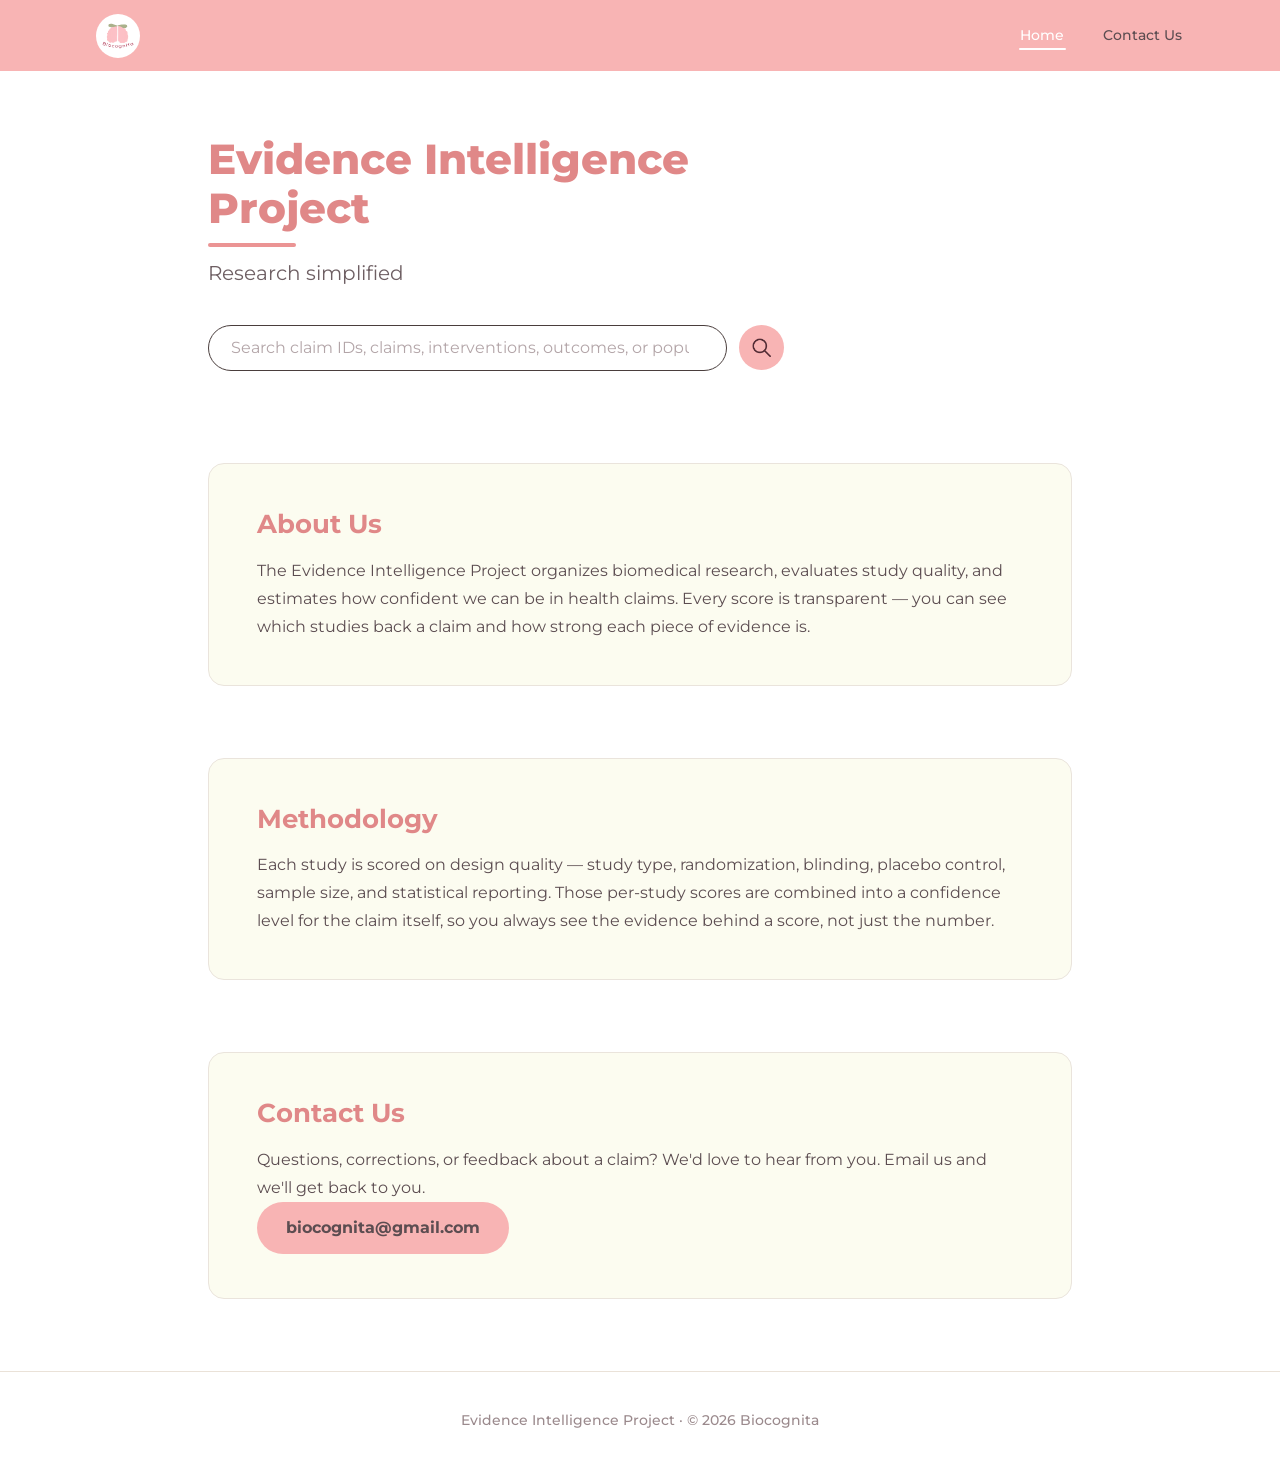
<file: website/index.html>
<!DOCTYPE html>
<html>
    <head>
        <meta charset="utf-8">
        <meta name="viewport" content="width=device-width">
        <title>Evidence Intelligence Project</title>
        <link rel="preconnect" href="https://fonts.googleapis.com">
        <link rel="preconnect" href="https://fonts.gstatic.com" crossorigin>
        <link href="https://fonts.googleapis.com/css2?family=Montserrat:wght@400;500;600;700;800&display=swap" rel="stylesheet">
        <link rel="icon" type="image/png" sizes="32x32" href="favicon-32.png">
        <link rel="icon" type="image/png" sizes="16x16" href="favicon-16.png">
        <link rel="apple-touch-icon" sizes="180x180" href="favicon-180.png">
        <link href="style.css?v=33" rel="stylesheet" type="text/css"/>
    </head>
    <body>
        <nav class="navbar">
            <div class="nav-inner">
                <div class="logo">
                    <a href="index.html"><img src="assets/images/biocognitalogo.png" alt="biocognita logo" class="logopic"></a>
                </div>
                <div class="nav-links">
                    <a href="index.html" class="active">Home</a>
                    <a href="contactpage.html">Contact Us</a>
                </div>
            </div>
        </nav>

        <main class="home-main">
            <div class="home-inner">
                <h1 class="home-title">Evidence Intelligence<br>Project</h1>
                <p class="home-subtitle">Research simplified</p>

                <div class="searcharea">
                    <div class="searchbar-row">
                        <input
                            id="claim-input"
                            type="search"
                            placeholder="Search claim IDs, claims, interventions, outcomes, or populations..."
                            class="searchbarbar"
                        >
                        <button id="search-button" type="button">
                            <img
                                src="assets/images/searchicon.png"
                                alt="searchbutton"
                                class="searchbutton"
                            >
                        </button>
                    </div>
                </div>
            </div>
        </main>

        <section class="about-section" id="about">
            <div class="about-inner">
                <div class="about-card reveal">
                    <h2>About Us</h2>
                    <p>
                        The Evidence Intelligence Project organizes biomedical research,
                        evaluates study quality, and estimates how confident we can be in
                        health claims. Every score is transparent — you can see which
                        studies back a claim and how strong each piece of evidence is.
                    </p>
                </div>
            </div>
        </section>

        <section class="about-section methodology-section" id="methodology">
            <div class="about-inner">
                <div class="about-card reveal">
                    <h2>Methodology</h2>
                    <p>
                        Each study is scored on design quality — study type, randomization,
                        blinding, placebo control, sample size, and statistical reporting.
                        Those per-study scores are combined into a confidence level for the
                        claim itself, so you always see the evidence behind a score, not
                        just the number.
                    </p>
                </div>
            </div>
        </section>

        <section class="about-section methodology-section" id="contact">
            <div class="about-inner">
                <div class="about-card reveal contact-card">
                    <h2>Contact Us</h2>
                    <p>
                        Questions, corrections, or feedback about a claim? We'd love to
                        hear from you. Email us and we'll get back to you.
                    </p>
                    <p class="contact-email">
                        <a class="contact-mailto" href="mailto:biocognita@gmail.com">
                            biocognita@gmail.com
                        </a>
                    </p>
                </div>
            </div>
        </section>

        <footer class="site-footer reveal">
            <p>Evidence Intelligence Project · © 2026 Biocognita</p>
        </footer>

        <script src="api_config.js"></script>
        <script src="cache_utils.js?v=29"></script>
        <script src="scripts.js?v=29"></script>
    </body>
</html>
</file>
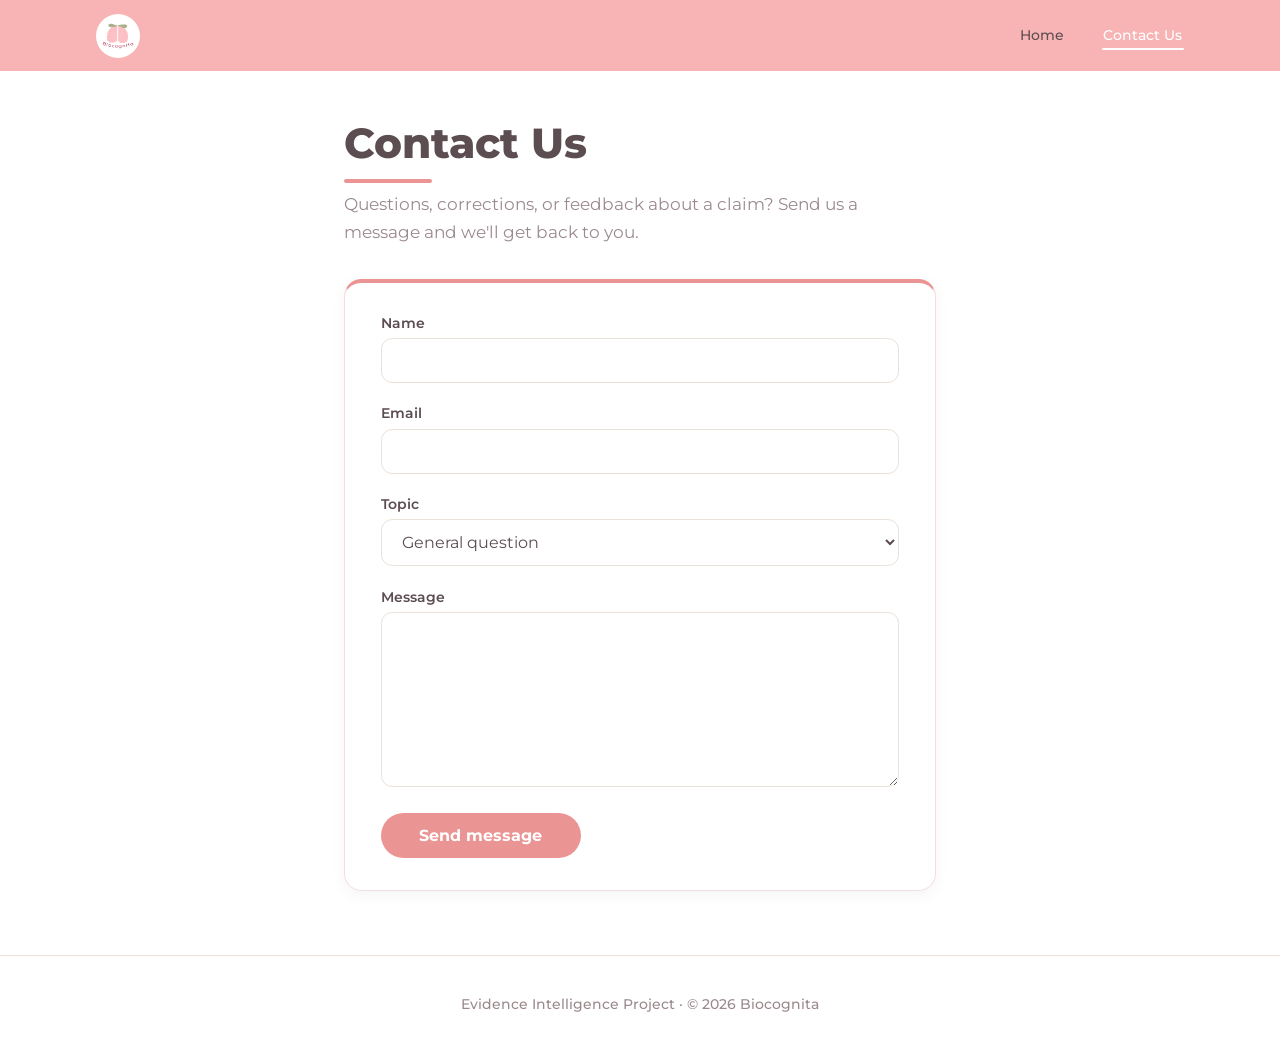
<file: website/contactpage.html>
<!DOCTYPE html>
<html>
    <head>
        <meta charset="utf-8">
        <meta name="viewport" content="width=device-width">
        <title>Contact Us - Evidence Intelligence</title>
        <link rel="preconnect" href="https://fonts.googleapis.com">
        <link rel="preconnect" href="https://fonts.gstatic.com" crossorigin>
        <link href="https://fonts.googleapis.com/css2?family=Montserrat:wght@400;500;600;700;800&display=swap" rel="stylesheet">
        <link rel="icon" type="image/png" sizes="32x32" href="favicon-32.png">
        <link rel="icon" type="image/png" sizes="16x16" href="favicon-16.png">
        <link rel="apple-touch-icon" sizes="180x180" href="favicon-180.png">
        <link href="style.css?v=33" rel="stylesheet" type="text/css"/>
    </head>
    <body class="bodynorm">
        <nav class="navbar">
            <div class="nav-inner">
                <div class="logo">
                    <a href="index.html"><img src="assets/images/biocognitalogo.png" alt="biocognita logo" class="logopic"></a>
                </div>
                <div class="nav-links">
                    <a href="index.html">Home</a>
                    <a href="contactpage.html" class="active">Contact Us</a>
                </div>
            </div>
        </nav>

        <main class="contact-main">
            <div class="contact-inner">
                <h1 class="contact-title">Contact Us</h1>
                <p class="contact-subtitle">
                    Questions, corrections, or feedback about a claim? Send us a
                    message and we'll get back to you.
                </p>

                <div class="contact-form-card">
                    <form id="contact-form" novalidate>
                        <!-- Honeypot: real visitors never see or fill this. -->
                        <div class="form-row form-honeypot" aria-hidden="true">
                            <label for="contact-website">Website</label>
                            <input id="contact-website" name="website" type="text" tabindex="-1" autocomplete="off">
                        </div>

                        <div class="form-row">
                            <label for="contact-name">Name</label>
                            <input id="contact-name" name="name" type="text" maxlength="100" required autocomplete="name">
                        </div>

                        <div class="form-row">
                            <label for="contact-email">Email</label>
                            <input id="contact-email" name="email" type="email" maxlength="200" required autocomplete="email">
                        </div>

                        <div class="form-row">
                            <label for="contact-topic">Topic</label>
                            <select id="contact-topic" name="topic">
                                <option>General question</option>
                                <option>Claim correction</option>
                                <option>Study suggestion</option>
                                <option>Feedback</option>
                                <option>Other</option>
                            </select>
                        </div>

                        <div class="form-row">
                            <label for="contact-message">Message</label>
                            <textarea id="contact-message" name="message" rows="6" maxlength="5000" required></textarea>
                        </div>

                        <p class="form-status" id="form-status" hidden></p>

                        <button type="submit" class="contact-submit" id="contact-submit">Send message</button>
                    </form>
                </div>
            </div>
        </main>

        <footer class="site-footer reveal">
            <p>Evidence Intelligence Project · © 2026 Biocognita</p>
        </footer>

        <script src="api_config.js"></script>
        <script src="cache_utils.js?v=29"></script>
        <script>
            // ----- Contact form -----
            // Submits to the Flask backend, which emails the message to
            // biocognita@gmail.com. Shows a friendly success/error bar.
            (function () {
                const form = document.getElementById("contact-form");
                const status = document.getElementById("form-status");
                const button = document.getElementById("contact-submit");
                if (!form || !status || !window.fetch) {
                    return;
                }

                function show(message, isError) {
                    status.textContent = message;
                    status.hidden = false;
                    status.classList.toggle("is-error", !!isError);
                    status.classList.toggle("is-success", !isError);
                }

                form.addEventListener("submit", async (event) => {
                    event.preventDefault();

                    const name = document.getElementById("contact-name").value.trim();
                    const email = document.getElementById("contact-email").value.trim();
                    const topic = document.getElementById("contact-topic").value;
                    const message = document.getElementById("contact-message").value.trim();
                    const website = document.getElementById("contact-website").value;

                    if (!name || !email || !message) {
                        show("Please fill in your name, email address and message.", true);
                        return;
                    }
                    if (!/^[^@\s]+@[^@\s]+\.[^@\s]+$/.test(email)) {
                        show("Please enter a valid email address.", true);
                        return;
                    }

                    button.disabled = true;
                    button.textContent = "Sending…";
                    try {
                        const res = await fetch(`${API_BASE}/contact`, {
                            method: "POST",
                            headers: { "Content-Type": "application/json" },
                            body: JSON.stringify({ name, email, topic, message, website })
                        });
                        const payload = await res.json().catch(() => ({}));
                        if (res.ok && payload.ok) {
                            form.reset();
                            show("Thanks — your message is on its way.", false);
                        } else {
                            show(payload.error || "Something went wrong — please try again.", true);
                        }
                    } catch (err) {
                        show("Couldn't reach the server — please try again.", true);
                    } finally {
                        button.disabled = false;
                        button.textContent = "Send message";
                    }
                });
            })();
        </script>
    </body>
</html>
</file>
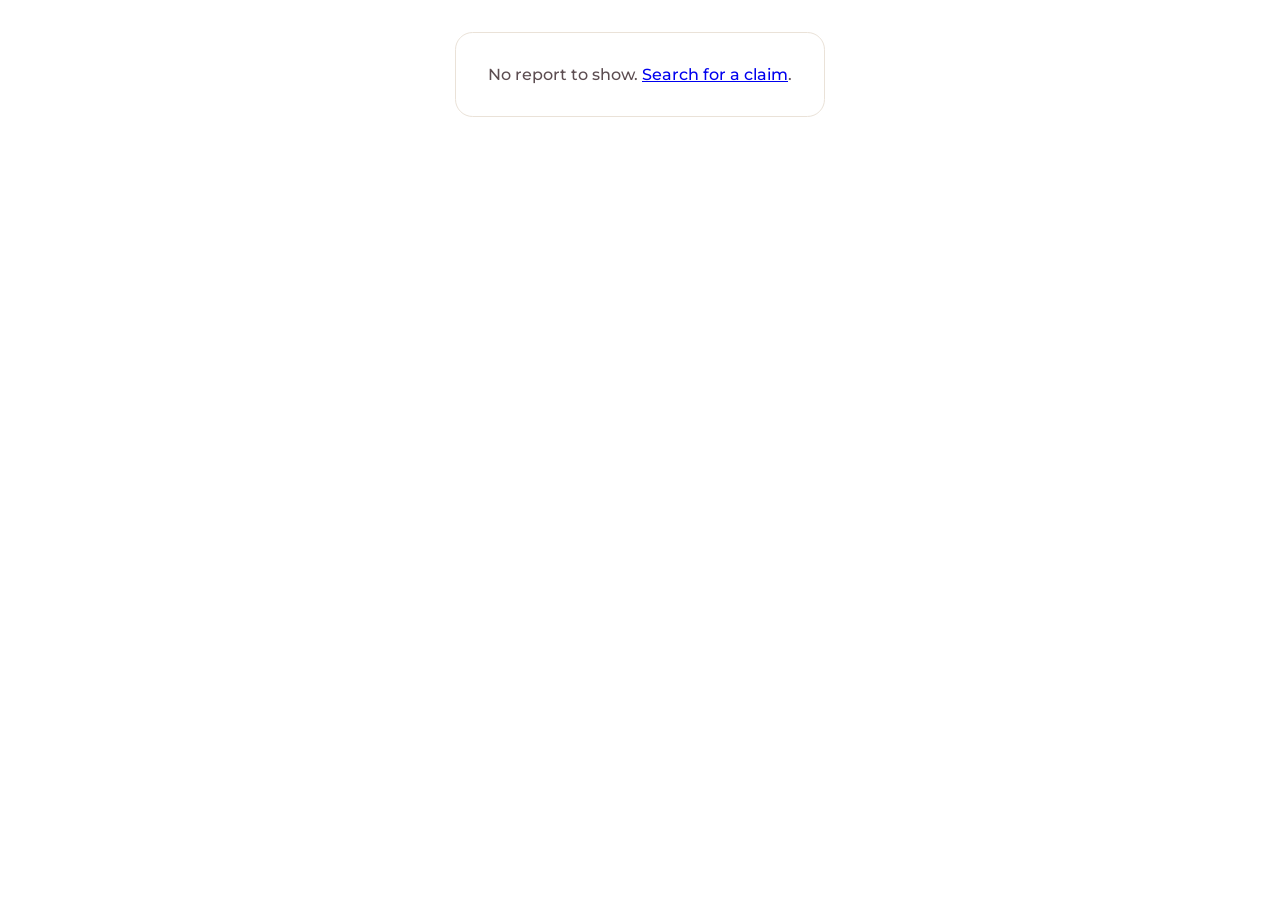
<file: website/reportpage.html>
<!DOCTYPE html>
<html>
    <head>
        <meta charset="utf-8">
        <meta name="viewport" content="width=device-width">
        <title>Report</title>
        <link rel="preconnect" href="https://fonts.googleapis.com">
        <link rel="preconnect" href="https://fonts.gstatic.com" crossorigin>
        <link href="https://fonts.googleapis.com/css2?family=Montserrat:wght@400;500;600;700;800&display=swap" rel="stylesheet">
        <link rel="icon" type="image/png" sizes="32x32" href="favicon-32.png">
        <link rel="icon" type="image/png" sizes="16x16" href="favicon-16.png">
        <link rel="apple-touch-icon" sizes="180x180" href="favicon-180.png">
        <link href="style.css?v=33" rel="stylesheet" type="text/css"/>
    </head>

    <body class="bodynorm">

        <nav class="navbar">
            <div class="nav-inner">
                <div class="logo">
                    <a href="index.html"><img src="assets/images/biocognitalogo.png" alt="biocognita logo" class="logopic"></a>
                </div>
                <div class="nav-links">
                    <a href="index.html" class="active">Home</a>
                    <a href="contactpage.html">Contact Us</a>
                </div>
            </div>
        </nav>

        <main class="report-main">

            <!-- Skeleton screen: mirrors the report layout while loading -->
            <div id="report-skeleton" aria-hidden="true">
                <div class="sk sk-title"></div>

                <div class="sk sk-section"></div>

                <div class="sk-grid">
                    <div class="sk-card">
                        <div class="sk sk-line"></div>
                        <div class="sk sk-line-value"></div>
                    </div>
                    <div class="sk-card">
                        <div class="sk sk-line"></div>
                        <div class="sk sk-line-value"></div>
                    </div>
                    <div class="sk-card">
                        <div class="sk sk-line"></div>
                        <div class="sk sk-line-value"></div>
                    </div>
                    <div class="sk-card">
                        <div class="sk sk-line"></div>
                        <div class="sk sk-line-value"></div>
                    </div>
                    <div class="sk-card sk-card-full">
                        <div class="sk sk-line"></div>
                        <div class="sk sk-line-value wide"></div>
                    </div>
                </div>

                <div class="sk sk-section"></div>

                <div class="sk-studies">
                    <div class="sk-study">
                        <div class="sk-study-header">
                            <div class="sk sk-study-id"></div>
                            <div class="sk sk-study-badge"></div>
                        </div>
                        <div class="sk sk-study-summary"></div>
                        <div class="sk sk-study-summary short"></div>
                    </div>
                    <div class="sk-study">
                        <div class="sk-study-header">
                            <div class="sk sk-study-id"></div>
                            <div class="sk sk-study-badge"></div>
                        </div>
                        <div class="sk sk-study-summary"></div>
                        <div class="sk sk-study-summary short"></div>
                    </div>
                    <div class="sk-study">
                        <div class="sk-study-header">
                            <div class="sk sk-study-id"></div>
                            <div class="sk sk-study-badge"></div>
                        </div>
                        <div class="sk sk-study-summary"></div>
                        <div class="sk sk-study-summary short"></div>
                    </div>
                </div>
            </div>

            <h1 id="claim" hidden></h1>

            <h2 class="report-section-title" hidden>Overview</h2>

            <div class="report-grid" hidden>
                <section class="report-card">
                    <h3>Evidence Strength</h3>
                    <p id="strength"></p>
                </section>

                <section class="report-card">
                    <h3>Our Confidence Levels</h3>
                    <p id="score"></p>
                </section>

                <section class="report-card">
                    <h3>Population</h3>
                    <p id="population"></p>
                </section>

                <section class="report-card">
                    <h3>Intervention</h3>
                    <p id="intervention"></p>
                </section>

                <section class="report-card report-card-full">
                    <h3>Supporting Studies</h3>
                    <p id="studies"></p>
                </section>
            </div>

            <h2 class="report-section-title" hidden>Information On Individual Studies</h2>
            <div id="breakdown" hidden></div>
        </main>

        <footer class="site-footer reveal">
            <p>Evidence Intelligence Project · © 2026 Biocognita</p>
        </footer>

        <script src="api_config.js"></script>
        <script src="cache_utils.js?v=29"></script>
        <script>
            const CACHE_PREFIX = "evint_report";
            let query = "";

            function reportCacheKey(claimId) {
                return cacheKey(CACHE_PREFIX, claimId);
            }

            // Swap the skeleton screen for the real report once data
            // arrives (from cache or the server). Instead of a hard cut,
            // the skeleton flips to an overlay and fades away while the
            // report rises in beneath it — a soft cross-fade.
            function showReport() {
                const skeleton = document.getElementById("report-skeleton");

                // Reveal the real content with the rise-in animation.
                // (It's unhidden before the skeleton fades, so the page
                // keeps its height — no collapse, no jump.)
                const reveal = (el) => {
                    el.hidden = false;
                    el.classList.add("report-reveal");
                };
                reveal(document.getElementById("claim"));
                document.querySelectorAll(".report-section-title").forEach(reveal);
                document.querySelectorAll(".report-card").forEach(reveal);
                document.getElementById("breakdown").hidden = false;

                if (skeleton) {
                    // Fade the skeleton out on top of the arriving content.
                    skeleton.classList.add("sk-leaving");
                    const finish = () => skeleton.remove();
                    skeleton.addEventListener("transitionend", finish, { once: true });
                    // Safety net: if the transition never fires (e.g.
                    // reduced-motion users get an instant swap), remove it.
                    setTimeout(finish, 600);
                }
            }

            // Fill every section of the report page. `fromCache` only
            // controls whether the data came from localStorage — users never
            // need to see that, so the score looks identical either way.
            function renderReport(report, fromCache) {
                showReport();
                const claimEl = document.getElementById("claim");
                const populationEl = document.getElementById("population");
                const interventionEl = document.getElementById("intervention");

                // Claim heading in Title Case (owner's preference), with the
                // search query still highlighted (safe: highlightText builds
                // text nodes + <mark>, never HTML).
                claimEl.textContent = "";
                claimEl.appendChild(highlightText(toTitleCase(report.claim || ""), query));
                populationEl.textContent = "";
                populationEl.appendChild(highlightText(report.population || "", query));
                interventionEl.textContent = "";
                interventionEl.appendChild(highlightText(report.intervention || "", query));

                document.getElementById("score").textContent =
                    report.confidence_score + "/100";

                document.getElementById("strength").textContent =
                    report.evidence_strength;

                document.getElementById("studies").textContent =
                    (report.supporting_studies || []).join(", ");

                const breakdownContainer = document.getElementById("breakdown");
                breakdownContainer.innerHTML = "";

                if (report.study_breakdown && report.study_breakdown.length > 0) {
                    report.study_breakdown.forEach((study, index) => {
                        // One white, brown-bordered card per study
                        const studyCard = document.createElement("div");
                        studyCard.className = "study-card report-reveal";
                        // Stagger the study cards in after the overview grid
                        studyCard.style.animationDelay = `${120 + index * 70}ms`;

                        const header = document.createElement("div");
                        header.className = "study-card-header";

                        const idHeading = document.createElement("h3");
                        idHeading.className = "studyID";
                        idHeading.textContent = study.study_id;

                        const scoreBadge = document.createElement("span");
                        scoreBadge.className = "study-score";
                        scoreBadge.textContent = `Quality ${study.quality_score}/100`;

                        header.appendChild(idHeading);
                        header.appendChild(scoreBadge);

                        const summary = document.createElement("p");
                        summary.className = "study-summary";
                        summary.textContent = study.summary || "Study details not available";

                        studyCard.appendChild(header);
                        studyCard.appendChild(summary);

                        breakdownContainer.appendChild(studyCard);
                    });
                } else {
                    const none = document.createElement("p");
                    none.className = "report-empty report-reveal";
                    none.textContent = "No study breakdown available.";
                    breakdownContainer.appendChild(none);
                }
            }

            async function loadReport() {

                const params = new URLSearchParams(window.location.search);
                const claimId = params.get("claim");
                query = (params.get("q") || "").trim();

                let report;

                if (claimId) {
                    const normalized = claimId.trim().toUpperCase();

                    // Cache hit: render instantly, skip the network round-trip
                    if (!params.get("fresh")) {
                        const cached = readCache(reportCacheKey(normalized));
                        if (cached) {
                            renderReport(cached, true);
                            return;
                        }
                    }

                    // Direct link, e.g. reportpage.html?claim=C0001
                    let response;
                    try {
                        // Always talk to the Flask backend (see api_config.js).
                        // This also works when the page is opened directly as a
                        // file or via a static preview — not just through the
                        // Flask server itself.
                        response = await fetch(`${API_BASE}/claim/${normalized}`);
                    } catch (err) {
                        document.body.innerHTML =
                            "<p>Couldn't reach the Evidence Intelligence server. " +
                            "Make sure the server is running.</p>";
                        return;
                    }

                    if (!response.ok) {
                        if (response.status === 503) {
                            // Server is up but couldn't load the Google Sheets data
                            document.body.innerHTML =
                                "<p>Database temporarily unavailable. " +
                                "Please try again later.</p>";
                        } else {
                            document.body.innerHTML =
                                `<p>Claim ${normalized} not found.</p>`;
                        }
                        return;
                    }

                    report = await response.json();
                    writeCache(reportCacheKey(normalized), report);
                    // Keep the legacy key in sync so the no-claim-param
                    // fallback branch (old search-box flow) still works.
                    localStorage.setItem("report", JSON.stringify(report));

                } else {
                    // Fallback: came here via the search box on index.html
                    const stored = localStorage.getItem("report");

                    if (!stored) {
                        document.body.innerHTML =
                            "<p>No report to show. " +
                            "<a href=\"index.html\">Search for a claim</a>.</p>";
                        return;
                    }

                    try {
                        report = JSON.parse(stored);
                    } catch (err) {
                        document.body.innerHTML =
                            "<p>No report to show. " +
                            "<a href=\"index.html\">Search for a claim</a>.</p>";
                        return;
                    }
                }

                renderReport(report, false);
            }

            loadReport();

            // The first click anywhere on the page removes the match
            // highlights (they're a hint, not decoration).
            initMatchHighlightDismissal();
        </script>
    </body>
</html>
</file>
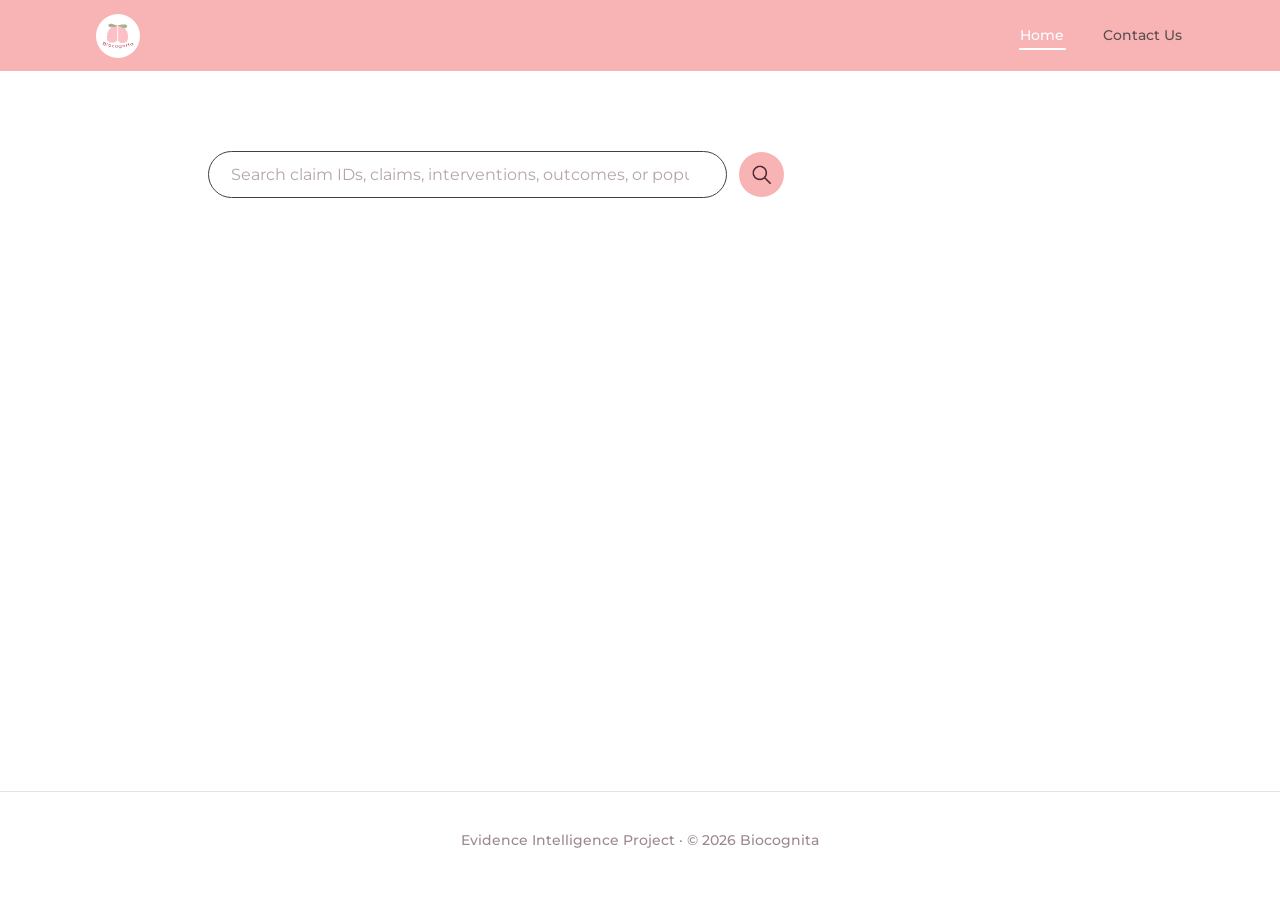
<file: website/searchpage.html>
<!DOCTYPE html>
<html>
    <head>
        <meta charset="utf-8">
        <meta name="viewport" content="width=device-width">
        <title>Search Results - Evidence Intelligence</title>
        <link rel="preconnect" href="https://fonts.googleapis.com">
        <link rel="preconnect" href="https://fonts.gstatic.com" crossorigin>
        <link href="https://fonts.googleapis.com/css2?family=Montserrat:wght@400;500;600;700;800&display=swap" rel="stylesheet">
        <link rel="icon" type="image/png" sizes="32x32" href="favicon-32.png">
        <link rel="icon" type="image/png" sizes="16x16" href="favicon-16.png">
        <link rel="apple-touch-icon" sizes="180x180" href="favicon-180.png">
        <link href="style.css?v=33" rel="stylesheet" type="text/css"/>
    </head>

    <body class="bodynorm">
        <nav class="navbar">
            <div class="nav-inner">
                <div class="logo">
                    <a href="index.html"><img src="assets/images/biocognitalogo.png" alt="biocognita logo" class="logopic"></a>
                </div>
                <div class="nav-links">
                    <a href="index.html" class="active">Home</a>
                    <a href="contactpage.html">Contact Us</a>
                </div>
            </div>
        </nav>

        <main class="home-main">
            <div class="home-inner">
                <div class="searcharea">
                    <div class="searchbar-row">
                        <input
                            id="claim-input"
                            type="search"
                            placeholder="Search claim IDs, claims, interventions, outcomes, or populations..."
                            class="searchbarbar"
                        >
                        <button id="search-button" type="button">
                            <img
                                src="assets/images/searchicon.png"
                                alt="searchbutton"
                                class="searchbutton"
                            >
                        </button>
                    </div>
                </div>
            </div>
        </main>

        <div class="results-header" id="results-header" hidden>
            <div class="results-header-inner">
                <div class="results-title-row">
                    <h2 class="results-title">Search Results</h2>
                    <button
                        type="button"
                        class="result-chip chip-query"
                        id="chip-query"
                        title="Re-highlight the matches"
                    ></button>
                </div>
                <div class="results-status-row">
                    <span class="result-chip chip-count" id="chip-count"></span>
                    <p class="results-status" id="results-status">Searching…</p>
                </div>
            </div>
        </div>

        <div class="results-wrap">
            <!-- Shimmer skeleton: mirrors the result-card grid while the
                 first search is in flight, then cross-fades out. -->
            <div id="results-skeleton" class="results-skeleton" aria-hidden="true" hidden>
                <div class="sk-result">
                    <div class="sk sk-pill"></div>
                    <div class="sk sk-claim-line"></div>
                    <div class="sk sk-claim-line short"></div>
                    <div class="sk sk-meta-line"></div>
                    <div class="sk-mini-row">
                        <div class="sk sk-mini"></div>
                        <div class="sk sk-mini"></div>
                        <div class="sk sk-mini"></div>
                    </div>
                </div>
                <div class="sk-result">
                    <div class="sk sk-pill"></div>
                    <div class="sk sk-claim-line"></div>
                    <div class="sk sk-claim-line short"></div>
                    <div class="sk sk-meta-line"></div>
                    <div class="sk-mini-row">
                        <div class="sk sk-mini"></div>
                        <div class="sk sk-mini"></div>
                        <div class="sk sk-mini"></div>
                    </div>
                </div>
                <div class="sk-result">
                    <div class="sk sk-pill"></div>
                    <div class="sk sk-claim-line"></div>
                    <div class="sk sk-claim-line short"></div>
                    <div class="sk sk-meta-line"></div>
                    <div class="sk-mini-row">
                        <div class="sk sk-mini"></div>
                        <div class="sk sk-mini"></div>
                        <div class="sk sk-mini"></div>
                    </div>
                </div>
                <div class="sk-result">
                    <div class="sk sk-pill"></div>
                    <div class="sk sk-claim-line"></div>
                    <div class="sk sk-claim-line short"></div>
                    <div class="sk sk-meta-line"></div>
                    <div class="sk-mini-row">
                        <div class="sk sk-mini"></div>
                        <div class="sk sk-mini"></div>
                        <div class="sk sk-mini"></div>
                    </div>
                </div>
                <div class="sk-result">
                    <div class="sk sk-pill"></div>
                    <div class="sk sk-claim-line"></div>
                    <div class="sk sk-claim-line short"></div>
                    <div class="sk sk-meta-line"></div>
                    <div class="sk-mini-row">
                        <div class="sk sk-mini"></div>
                        <div class="sk sk-mini"></div>
                        <div class="sk sk-mini"></div>
                    </div>
                </div>
                <div class="sk-result">
                    <div class="sk sk-pill"></div>
                    <div class="sk sk-claim-line"></div>
                    <div class="sk sk-claim-line short"></div>
                    <div class="sk sk-meta-line"></div>
                    <div class="sk-mini-row">
                        <div class="sk sk-mini"></div>
                        <div class="sk sk-mini"></div>
                        <div class="sk sk-mini"></div>
                    </div>
                </div>
            </div>
            <div id="results" class="results-area"></div>
        </div>

        <div class="results-actions" id="results-actions" hidden>
            <button id="refresh" class="refresh-btn" type="button" hidden>↻ Refresh results</button>
            <button id="load-more" class="load-more" type="button" hidden>Load more results</button>
        </div>

        <footer class="site-footer reveal">
            <p>Evidence Intelligence Project · © 2026 Biocognita</p>
        </footer>

        <script src="api_config.js"></script>
        <script src="scripts.js?v=29"></script>
        <script src="cache_utils.js?v=29"></script>
        <script>
            const SEARCHABLE_COLUMNS = ["Claim", "Intervention", "Outcome", "Population"];
            const PAGE_SIZE = 20;
            const CACHE_PREFIX = "evint_search";

            let currentQuery = "";
            // "All fields" = no ?col= sent; the backend searches every
            // searchable text column (claim, claim ID, intervention, etc.).
            let currentColumn = "All fields";
            let currentOffset = 0;
            let hasMore = false;
            let isLoading = false;
            // Accumulates every result page fetched so far for the current
            // query+column; persisted to localStorage after each fetch.
            let cachedResults = [];

            function searchCacheKey() {
                return cacheKey(CACHE_PREFIX, currentQuery, currentColumn);
            }

            // Shared rendering: appends cards, updates status + buttons.
            // Used by both the cache-hit and network paths so they can
            // never drift out of sync.                // Status-line helper: normal messages are plain text,
                // empty/error states get the bar treatment (like the
                // injected server-error bars).
                function setStatus(message, bar = false) {
                    const el = document.getElementById("results-status");
                    el.textContent = message;
                    el.classList.toggle("is-bar", bar);
                }

                // Skeleton grid shown while the first search is in flight
                const skeletonEl = document.getElementById("results-skeleton");
                function showSearchSkeleton() {
                    // No-op once the skeleton has been removed from the DOM
                    // (e.g. a "Load more" fetch after the first render).
                    if (skeletonEl.isConnected) {
                        skeletonEl.hidden = false;
                    }
                }
                function dismissSearchSkeleton() {
                    if (skeletonEl.hidden || !skeletonEl.isConnected) return;
                    skeletonEl.classList.add("sk-leaving");
                    const finish = () => skeletonEl.remove();
                    skeletonEl.addEventListener("transitionend", finish, { once: true });
                    setTimeout(finish, 600);
                }

                // Fill the cute results header: query + count chips, and a
                // short status line (the chips already carry the detail).
                function showResultsHeader(count, total) {
                    const header = document.getElementById("results-header");
                    header.hidden = false;
                    header.classList.add("report-reveal");
                    document.getElementById("chip-query").textContent =
                        `“${currentQuery}”`;
                    document.getElementById("chip-count").textContent =
                        total === 0
                            ? "No claims"
                            : `${count} of ${total} claim${total === 1 ? "" : "s"}`;
                }

                // Re-render every accumulated card with the query
                // highlighted again (used by the query chip).
                function reHighlightResults() {
                    matchHighlightsDismissed = false;
                    const container = document.getElementById("results");
                    container.innerHTML = "";
                    cachedResults.forEach((claim) => {
                        container.appendChild(renderResultCard(claim));
                    });
                    armHighlightDismissal();
                }

                function renderResults(results, total) {
                dismissSearchSkeleton();
                const container = document.getElementById("results");
                const loadMoreBtn = document.getElementById("load-more");
                const refreshBtn = document.getElementById("refresh");

                // Reveal the action buttons row with the first batch of
                // results (it stays hidden until there's something to do).
                const actions = document.getElementById("results-actions");
                if (actions.hidden) {
                    actions.hidden = false;
                    actions.classList.add("report-reveal");
                }

                const shown = currentOffset + results.length;
                showResultsHeader(shown, total);
                setStatus(`in ${currentColumn}`);

                // Stagger the cards in so a full page of results sweeps in
                // gently instead of popping in all at once. Cap the delay
                // so a 20-card page doesn't crawl for a full second.
                results.forEach((claim, index) => {
                    const card = renderResultCard(claim);
                    card.classList.add("report-reveal");
                    card.style.animationDelay = `${Math.min(index * 45, 450)}ms`;
                    container.appendChild(card);
                });

                currentOffset = shown;
                hasMore = shown < total;
                loadMoreBtn.hidden = !hasMore;
                loadMoreBtn.textContent = "Load more results";
                refreshBtn.hidden = false;

                // If the user already clicked (dismissing highlights),
                // strip them from any freshly loaded cards too.
                purgeDismissedHighlights();
            }

            function renderStudyBreakdown(breakdown) {
                const wrapper = document.createElement("div");
                wrapper.className = "study-mini-grid";

                (breakdown || []).forEach((study) => {
                    const pill = document.createElement("span");
                    pill.className = "study-mini";
                    pill.textContent = `${study.study_id} · ${study.quality_score}/100`;
                    wrapper.appendChild(pill);
                });

                if ((breakdown || []).length === 0) {
                    const none = document.createElement("span");
                    none.className = "study-mini-empty";
                    none.textContent = "No study breakdown available";
                    wrapper.appendChild(none);
                }

                return wrapper;
            }

            function renderResultCard(claim) {
                const card = document.createElement("a");
                card.className = "result-card";
                // Carry the query along so the report page can highlight
                // the same matches.
                card.href = `reportpage.html?claim=${encodeURIComponent(claim["Claim ID"])}` +
                    `&q=${encodeURIComponent(currentQuery)}`;

                const idLine = document.createElement("div");
                idLine.className = "result-id";
                idLine.textContent = claim["Claim ID"];

                const scoreLine = document.createElement("div");
                scoreLine.className = "result-score";
                if (typeof claim.confidence_score === "number") {
                    scoreLine.textContent =
                        `Confidence ${claim.confidence_score}/100 · ${claim.evidence_strength || "n/a"}`;
                } else {
                    scoreLine.textContent = "No score available";
                }

                // Claim text in Title Case (owner's preference) with the
                // matching substring highlighted
                const claimLine = document.createElement("div");
                claimLine.className = "result-claim";
                claimLine.appendChild(highlightText(toTitleCase(claim["Claim"] || ""), currentQuery));

                // Meta line: also highlight the query wherever it appears
                const metaLine = document.createElement("div");
                metaLine.className = "result-meta";
                const meta = [
                    claim["Intervention"],
                    claim["Outcome"],
                    claim["Population"]
                ].filter(Boolean);
                const metaText = meta.join(" · ") || "No details available";
                metaLine.appendChild(highlightText(metaText, currentQuery));

                card.appendChild(idLine);
                card.appendChild(scoreLine);
                card.appendChild(claimLine);
                card.appendChild(metaLine);
                card.appendChild(renderStudyBreakdown(claim.study_breakdown));

                return card;
            }

            async function loadSearchResults(reset = true) {

                // Guard against double-clicking Load more: two concurrent
                // fetches would append the same page twice.
                if (isLoading) {
                    return;
                }
                isLoading = true;
                const loadMoreBtn = document.getElementById("load-more");
                if (!reset) {
                    loadMoreBtn.textContent = "Loading more…";
                }

                const params = new URLSearchParams(window.location.search);
                const container = document.getElementById("results");

                if (reset) {
                    currentQuery = (params.get("q") || "").trim();
                    currentColumn = SEARCHABLE_COLUMNS.includes(params.get("col"))
                        ? params.get("col")
                        : "All fields";
                    currentOffset = 0;
                    hasMore = false;
                    cachedResults = [];
                    document.getElementById("refresh").hidden = true;

                    // Prefill the search box so users can refine
                    document.getElementById("claim-input").value = currentQuery;

                    if (!currentQuery) {
                        document.getElementById("results-header").hidden = true;
                        setStatus(
                            "Type a keyword above to search the claim database.",
                            true
                        );
                        loadMoreBtn.hidden = true;
                        isLoading = false;
                        loadMoreBtn.textContent = "Load more results";
                        return;
                    }

                    container.innerHTML = "";
                    setStatus("Searching…");
                    document.getElementById("results-header").hidden = true;

                    // Cache hit: render instantly, skip the network round-trip
                    const cached = readCache(searchCacheKey());
                    if (cached && !params.get("fresh")) {
                        // Guard against corrupt storage: only accept arrays
                        cachedResults = Array.isArray(cached.results) ? cached.results : [];
                        renderResults(cachedResults, cached.total);
                        isLoading = false;
                        return;
                    }
                }

                // Skeleton grid shown while the first search is in flight,
                // so the page reads as "content is coming" instead of blank.
                showSearchSkeleton();

                let payload;
                try {
                    const searchParams = new URLSearchParams({
                        q: currentQuery,
                        limit: String(PAGE_SIZE),
                        offset: String(currentOffset)
                    });
                    // Only pin a specific column when the URL asked for one;
                    // otherwise let the backend search all fields.
                    if (currentColumn !== "All fields") {
                        searchParams.set("col", currentColumn);
                    }
                    const response = await fetch(`${API_BASE}/search?${searchParams.toString()}`);
                    if (!response.ok) {
                        const err = new Error(`Search failed (HTTP ${response.status})`);
                        err.status = response.status;
                        throw err;
                    }
                    payload = await response.json();
                } catch (err) {
                    dismissSearchSkeleton();
                    document.getElementById("results-header").hidden = true;
                    setStatus(
                        err && err.status === 503
                            ? "Database temporarily unavailable. Please try again in a moment."
                            : "Couldn't reach the Evidence Intelligence server. " +
                              "Make sure the server is running.",
                        true
                    );
                    loadMoreBtn.hidden = true;
                    isLoading = false;
                    loadMoreBtn.textContent = "Load more results";
                    return;
                }

                if (payload.total === 0) {
                    dismissSearchSkeleton();
                    // The header box is the container here, so the message
                    // is plain text inside it (no extra bar).
                    showResultsHeader(0, 0);
                    setStatus("No claims found. Try another keyword.");
                    loadMoreBtn.hidden = true;
                    isLoading = false;
                    loadMoreBtn.textContent = "Load more results";
                    return;
                }

                // Extend + persist the accumulated result cache, then render
                cachedResults = cachedResults.concat(payload.results);
                writeCache(searchCacheKey(), {
                    total: payload.total,
                    results: cachedResults
                });
                renderResults(payload.results, payload.total);
                isLoading = false;
            }

            document.getElementById("load-more").addEventListener("click", () => {
                loadSearchResults(false);
            });

            // Clicking the query chip brings the highlights back.
            document.getElementById("chip-query").addEventListener("click", reHighlightResults);

            // Manual refresh: drop the cached entry and re-fetch fresh data.
            // ?fresh=1 also bypasses the cache on page load (used here and
            // available as a URL shortcut).
            document.getElementById("refresh").addEventListener("click", () => {
                clearCache(searchCacheKey());
                const url = new URL(window.location.href);
                url.searchParams.set("fresh", "1");
                // Re-fetch via a soft page transition when available
                if (window.transitionTo) {
                    window.transitionTo(url.toString());
                } else {
                    window.location.href = url.toString();
                }
            });

            loadSearchResults(true);

            // The first click anywhere on the page removes the match
            // highlights (they're a hint, not decoration).
            initMatchHighlightDismissal();
        </script>
    </body>
</html>
</file>
<file: website/style.css>
/* ============================================================
   Evidence Intelligence — design system
   Matches the reference mockups:
     - Montserrat everywhere (400 / 500 / 600 / 700 / 800)
     - Light pink header bar, logo far left, nav far right
     - Home: white hero, LEFT-aligned: big pink title (2 lines),
       subtitle, search bar (thin dark border + round pink btn)
     - Beige About Us box on the white canvas
     - Report page: white cards with brown borders in a 2-col
       Overview grid, then stacked study cards with summaries

   Typography follows the golden ratio (phi = 1.618) on a 16px base:
       0.75rem  micro (badges/pills)
       0.85rem  small (meta, card labels)
       1rem     body
       1.25rem  lead (~phi^0.5)
       1.6rem   h2       (~phi)
       2.6rem   h1       (~phi^2)
   ============================================================ */

:root {
    --header-pink: #F8B4B4;
    --accent-pink: #EB9494;       /* card top bars — deeper pink so the bar reads clearly */
    --pink-fill-soft: #FDE9E9;    /* count chip */
    --pink-fill: #F6D9D9;         /* score pill */
    --pink-ink: #C06A6A;          /* deeper pink text on the pills */
    --title-pink: #E08888;        /* title + section heading pink */
    --ink: #5C4D51;               /* dark brown body text */
    --ink-soft: #9B8A8D;          /* warm taupe secondary text */
    --paper: #FFFFFF;             /* white content section */
    --cream: #FCFCF0;             /* About Us card (the beige) */
    --canvas: #FFFFFF;            /* page background — white, per the mockup */
    --dark-border: #4A3E3D;       /* thin dark border on the search bar */
    --border: #EAE2D8;            /* warm beige border */
    --border-pink: #F2E0E0;       /* results-page borders — pink-tinted so the page reads pink, not brown */
    --white: #FFFFFF;
    --shadow-soft: 0 4px 14px rgba(92, 77, 81, 0.06);
    --shadow-lift: 0 10px 28px rgba(92, 77, 81, 0.10);
}

* {
    box-sizing: border-box;
}

body {
    margin: 0;
    padding: 0;
    background-color: var(--canvas);
    color: var(--ink);
    font-family: 'Montserrat', -apple-system, BlinkMacSystemFont, "Segoe UI", Roboto, sans-serif;
    min-height: 100vh;
    display: flex;
    flex-direction: column;
}

/* ============ Header (solid pink bar) ============ */

.navbar {
    background-color: var(--header-pink);
    width: 100%;
}

.nav-inner {
    max-width: 72rem;
    margin: 0 auto;
    padding: 0.85rem 2rem;
    display: flex;
    align-items: center;
    justify-content: space-between;
}

.logo {
    display: flex;
    align-items: center;
}

.logo a {
    display: flex;
    align-items: center;
}

.logopic {
    max-height: 2.75rem;
    width: auto;
    display: block;
    border-radius: 50%;
    background-color: var(--white);
    transition: transform 0.2s ease;
}

.logo:hover .logopic {
    transform: scale(1.06);
}

/* Header navigation — far right, medium weight */
.nav-links {
    display: flex;
    align-items: center;
    gap: 2.25rem;
}

.nav-links a {
    position: relative;
    text-decoration: none;
    color: var(--ink);
    font-family: 'Montserrat', sans-serif;
    font-size: 0.9rem;
    font-weight: 500;
    padding: 0.3rem 0.1rem 0.35rem;
    transition: color 0.2s ease;
}

/* Animated underline bar under the hovered/active link */
.nav-links a::after {
    content: "";
    position: absolute;
    left: 0;
    bottom: 0;
    width: 100%;
    height: 2px;
    border-radius: 2px;
    background-color: var(--white);
    transform: scaleX(0);
    transform-origin: left;
    transition: transform 0.22s ease;
}

.nav-links a:hover,
.nav-links a.active {
    color: var(--white);
}

.nav-links a:hover::after,
.nav-links a.active::after {
    transform: scaleX(1);
}

/* ============ Home hero (white, LEFT-aligned) ============ */

.home-main {
    background-color: var(--paper);
    padding: 4rem 1.5rem 3rem;
}

.home-inner {
    width: 100%;
    max-width: 54rem;
    margin: 0 auto;
    text-align: left;
}

/* Big pink title, two lines */
.home-title {
    position: relative;
    font-family: 'Montserrat', sans-serif;
    font-weight: 800;
    font-size: 2.6rem;
    line-height: 1.18;
    color: var(--title-pink);
    margin: 0;
}

/* Subtle pink underline between the title and the subtitle — same accent
   bar as the report page's claim headline. */
.home-title::after {
    content: "";
    position: absolute;
    left: 0;
    bottom: -0.85rem;
    width: 5.5rem;
    height: 4px;
    border-radius: 9999px;
    background-color: var(--accent-pink);
}

/* Subtitle: smaller, darker brown-grey, regular. Extra top margin clears
   the pink underline bar above it. */
.home-subtitle {
    font-family: 'Montserrat', sans-serif;
    font-weight: 400;
    font-size: 1.25rem;
    color: #6E5F63;
    margin: 1.7rem 0 0 0;
}

/* Search bar row */
.searcharea {
    margin-top: 2.5rem;
    width: 100%;
    max-width: 36rem;
}

.searchbar-row {
    display: flex;
    align-items: center;
    gap: 0.75rem;
    width: 100%;
}

/* Elongated input, thin dark border */
.searchbarbar {
    flex: 1;
    min-width: 0;
    padding: 0.8rem 1.4rem;
    border: 1px solid var(--dark-border);
    border-radius: 9999px;
    font-family: 'Montserrat', sans-serif;
    font-size: 1rem;
    font-weight: 400;
    color: var(--ink);
    background-color: var(--white);
    outline: none;
    transition: box-shadow 0.2s ease;
}

.searchbarbar::placeholder {
    color: #B3A5A8;
}

.searchbarbar:focus {
    box-shadow: 0 0 0 3px rgba(224, 136, 136, 0.25);
}

.searchbarbar:hover {
    border-color: var(--title-pink);
}

/* Circular pink search button, immediately right of the input */
#search-button {
    flex-shrink: 0;
    background-color: var(--header-pink);
    border: none;
    padding: 0.8rem;
    border-radius: 50%;
    cursor: pointer;
    display: flex;
    align-items: center;
    justify-content: center;
    transition: transform 0.2s ease, background-color 0.2s ease, box-shadow 0.2s ease;
}

#search-button:hover {
    transform: translateY(-2px);
    background-color: var(--title-pink);
    box-shadow: 0 6px 16px rgba(224, 136, 136, 0.45);
}

#search-button:active {
    transform: translateY(0) scale(0.93);
    box-shadow: 0 2px 8px rgba(224, 136, 136, 0.35);
}

#search-button:focus-visible {
    outline: 2px solid var(--title-pink);
    outline-offset: 2px;
}

.searchbutton {
    height: 1.2rem;
    width: auto;
    filter: brightness(0.4);
}

/* ============ About Us + Methodology (beige boxes on white) ============ */

.about-section {
    background-color: var(--canvas);
    padding: 2.75rem 1.5rem 4.5rem;
}

/* The About card's generous bottom padding is the gap between the two
   cards, so the Methodology section starts flush under it. */
.methodology-section {
    padding-top: 0;
}

.about-inner {
    width: 100%;
    max-width: 54rem;
    margin: 0 auto;
}

.about-card {
    background-color: var(--cream);
    border-radius: 1rem;
    padding: 2.75rem 3rem;
    border: 1px solid #EAE4DC;
    transition: transform 0.3s ease, box-shadow 0.3s ease;
}

.about-card:hover {
    transform: translateY(-3px);
    box-shadow: var(--shadow-lift);
}

/* ============ Contact Us card ============ */

.contact-card p {
    margin-bottom: 1.4rem;
}

.contact-card p:last-child {
    margin-bottom: 0;
}

.contact-email {
    margin: 0;
}

/* Email as a warm pink pill — matches the search button + header */
.contact-mailto {
    display: inline-block;
    padding: 0.75rem 1.8rem;
    border-radius: 9999px;
    background-color: var(--header-pink);
    color: var(--ink);
    font-family: 'Montserrat', sans-serif;
    font-size: 1rem; /* body */
    font-weight: 700;
    text-decoration: none;
    transition: transform 0.2s ease, box-shadow 0.2s ease, background-color 0.2s ease;
}

.contact-mailto:hover {
    transform: translateY(-2px);
    background-color: var(--title-pink);
    box-shadow: 0 6px 16px rgba(224, 136, 136, 0.35);
}

.contact-mailto:active {
    transform: translateY(0) scale(0.96);
    box-shadow: none;
}

.contact-mailto:focus-visible {
    outline: 2px solid var(--title-pink);
    outline-offset: 2px;
}

/* ============ Scroll reveal (About Us / Methodology) ============ */

.reveal {
    opacity: 0;
    transform: translateY(28px);
    transition: opacity 0.7s ease, transform 0.7s ease;
}

.reveal.visible {
    opacity: 1;
    transform: translateY(0);
}

@media (prefers-reduced-motion: reduce) {
    .reveal {
        opacity: 1;
        transform: none;
        transition: none;
    }

    .report-reveal,
    .home-title,
    .home-subtitle,
    .home-main .searcharea {
        animation: none;
    }

    .sk-leaving {
        transition: none;
    }

    body.page-leaving,
    body.page-entering {
        opacity: 1;
        transition: none;
    }

    .live-suggestions {
        animation: none;
    }
}

.about-card h2 {
    font-family: 'Montserrat', sans-serif;
    font-weight: 700;
    font-size: 1.6rem; /* ~phi */
    color: var(--title-pink);
    margin: 0 0 1.1rem 0;
}

.about-card p {
    font-family: 'Montserrat', sans-serif;
    font-weight: 400;
    font-size: 1rem; /* body */
    line-height: 1.75;
    color: var(--ink);
    margin: 0;
}

/* ============ Search results page ============ */

.bodynorm {
    min-height: 100vh;
    background-color: var(--canvas);
}

.bodynorm .home-main {
    padding-top: 2.5rem;
    padding-bottom: 2rem;
}

/* Cute results header — same white card + pink top accent as the
   result cards, with pill chips for the query and the count. */
.results-header {
    width: 100%;
    max-width: 68rem;
    margin: 2rem auto 1.25rem;
    padding: 0 1.5rem;
}

.results-header-inner {
    background-color: var(--white);
    border: 1px solid var(--border-pink);
    border-top: 4px solid var(--accent-pink);
    border-radius: 1.1rem;
    padding: 1.25rem 1.5rem;
    box-shadow: var(--shadow-soft);
}

.results-title-row {
    display: flex;
    align-items: center;
    justify-content: space-between;
    gap: 1rem;
    flex-wrap: wrap;
    margin-bottom: 0.6rem;
}

.results-title {
    font-family: 'Montserrat', sans-serif;
    font-size: 1.25rem; /* lead */
    font-weight: 700;
    color: var(--ink);
    margin: 0;
}

/* Pill chips: pink query chip + beige count chip (like the badges
   on the result cards) */
.result-chip {
    display: inline-block;
    font-family: 'Montserrat', sans-serif;
    font-size: 0.85rem; /* small */
    font-weight: 600;
    padding: 0.35rem 0.9rem;
    border-radius: 9999px;
    white-space: nowrap;
}

.chip-query {
    background-color: #FBEAEA;
    color: var(--title-pink);
    border: none;
    cursor: pointer;
    transition: background-color 0.2s ease, transform 0.2s ease;
}

.chip-query:hover {
    background-color: #FBDADA;
    transform: translateY(-1px);
}

.chip-query:active {
    transform: translateY(0) scale(0.96);
}

.chip-query:focus-visible {
    outline: 2px solid var(--title-pink);
    outline-offset: 2px;
}

/* Hint that the chip is clickable */
.chip-query::after {
    content: " ↩";
    font-size: 0.75rem;
    opacity: 0.65;
}

.chip-count {
    background-color: var(--pink-fill-soft);
    color: var(--pink-ink);
}

.results-status-row {
    display: flex;
    align-items: center;
    gap: 0.75rem;
    flex-wrap: wrap;
}

.results-status {
    font-family: 'Montserrat', sans-serif;
    font-size: 1rem; /* body */
    font-weight: 500;
    color: var(--ink-soft);
    margin: 0;
}

/* Centering wrapper for the results grid; also anchors the loading
   skeleton so it can overlay the incoming cards and cross-fade out. */
.results-wrap {
    position: relative;
    width: 100%;
    max-width: 68rem;
    margin: 0 auto;
    padding: 0 1.5rem;
}

.results-area,
.results-skeleton {
    display: grid;
    grid-template-columns: 1fr;
    gap: 1.25rem;
}

@media (min-width: 720px) {
    .results-area,
    .results-skeleton {
        grid-template-columns: repeat(2, 1fr);
    }
}

@media (min-width: 1100px) {
    .results-area,
    .results-skeleton {
        grid-template-columns: repeat(3, 1fr);
    }
}

/* ============ Search results skeleton ============ */

/* Shimmer placeholder cards that mirror the result-card layout while
   the first search is in flight, so the page never looks broken. */
.results-skeleton {
    margin-bottom: 2.5rem;
}

.results-skeleton[hidden] {
    display: none;
}

.sk-result {
    background-color: var(--white);
    border: 1px solid var(--border-pink);
    border-top: 4px solid var(--accent-pink);
    border-radius: 1.1rem;
    padding: 1.4rem 1.5rem;
    box-shadow: var(--shadow-soft);
}

.sk-result .sk-pill {
    height: 1.35rem;
    width: 5rem;
    border-radius: 9999px;
    margin-bottom: 0.7rem;
}

.sk-result .sk-claim-line {
    height: 1.3rem;
    width: 80%;
    border-radius: 0.4rem;
    margin-bottom: 0.55rem;
}

.sk-result .sk-claim-line.short {
    width: 55%;
}

.sk-result .sk-meta-line {
    height: 0.8rem;
    width: 88%;
    border-radius: 0.35rem;
    margin-top: 0.8rem;
}

.sk-result .sk-mini-row {
    display: flex;
    flex-wrap: wrap;
    gap: 0.4rem;
    margin-top: 0.9rem;
    padding-top: 0.9rem;
    border-top: 1px dashed var(--border-pink);
}

.sk-result .sk-mini {
    height: 0.95rem;
    width: 4.6rem;
    border-radius: 9999px;
}

/* Fade the search skeleton out over the arriving cards — same soft
   cross-fade as the report page skeleton. */
.results-skeleton.sk-leaving {
    position: absolute;
    inset: 0;
    z-index: 1;
    pointer-events: none;
    opacity: 0;
    transition: opacity 0.4s ease;
}

.result-card {
    display: flex;
    flex-direction: column;
    background-color: var(--white);
    border-radius: 1.1rem;
    padding: 1.4rem 1.5rem;
    border: 1px solid var(--border-pink);
    border-top: 4px solid var(--accent-pink);
    text-decoration: none;
    box-shadow: var(--shadow-soft);
    transition: transform 0.2s ease, box-shadow 0.2s ease;
}

.result-card:hover {
    transform: translateY(-3px);
    box-shadow: var(--shadow-lift);
}

.result-card:active {
    transform: translateY(0);
}

.result-card:focus-visible {
    outline: 2px solid var(--title-pink);
    outline-offset: 3px;
}

.result-id {
    align-self: flex-start;
    background-color: #FBEAEA;
    color: var(--title-pink);
    font-family: 'Montserrat', sans-serif;
    font-size: 0.75rem; /* micro */
    font-weight: 700;
    padding: 0.25rem 0.7rem;
    border-radius: 9999px;
    margin-bottom: 0.6rem;
}

.result-score {
    align-self: flex-start;
    background-color: var(--pink-fill);
    color: var(--pink-ink);
    font-family: 'Montserrat', sans-serif;
    font-size: 0.75rem; /* micro */
    font-weight: 700;
    padding: 0.25rem 0.7rem;
    border-radius: 9999px;
    margin-left: 0.4rem;
    margin-bottom: 0.6rem;
}

.result-claim {
    font-family: 'Montserrat', sans-serif;
    font-size: 1.25rem; /* lead */
    font-weight: 700;
    color: var(--ink);
    margin-bottom: 0.35rem;
}

.result-meta {
    font-family: 'Montserrat', sans-serif;
    font-size: 0.85rem; /* small */
    font-weight: 400;
    color: var(--ink-soft);
}

/* Per-study mini pills */
.study-mini-grid {
    display: flex;
    flex-wrap: wrap;
    gap: 0.4rem;
    margin-top: 0.9rem;
    padding-top: 0.9rem;
    border-top: 1px dashed var(--border-pink);
}

.study-mini {
    background-color: #FBF1F1;
    border: 1px solid #EBC9C9;
    color: var(--ink-soft);
    font-family: 'Montserrat', sans-serif;
    font-size: 0.75rem; /* micro */
    font-weight: 600;
    padding: 0.25rem 0.6rem;
    border-radius: 9999px;
    transition: background-color 0.15s ease, border-color 0.15s ease;
}

.study-mini:hover {
    background-color: #F6E4E4;
    border-color: #E2BCBC;
}

.study-mini-empty {
    font-family: 'Montserrat', sans-serif;
    font-size: 0.85rem; /* small */
    color: #C0B2B5;
}

/* Highlighted search match */
.match-highlight {
    background-color: #FDE1E1;
    color: var(--title-pink);
    border-radius: 4px;
    padding: 0 0.15rem;
    font-weight: 700;
    transition: opacity 0.45s ease, background-color 0.45s ease;
}

/* Fading out before the highlights are unwrapped to plain text */
.match-highlight--fading {
    opacity: 0;
}

@media (prefers-reduced-motion: reduce) {
    .match-highlight {
        transition: none;
    }
}

/* Action buttons (Refresh + Load more) */
.results-actions {
    display: flex;
    justify-content: center;
    gap: 1rem;
    margin: 2rem auto 0;
    padding: 0 1.5rem 3rem;
    max-width: 68rem;
}

.results-actions .load-more {
    margin: 0;
}

.load-more,
.refresh-btn {
    display: inline-block;
    padding: 0.8rem 2.2rem;
    border-radius: 9999px;
    font-family: 'Montserrat', sans-serif;
    font-size: 1rem; /* body */
    font-weight: 700;
    cursor: pointer;
    transition: transform 0.2s ease, box-shadow 0.2s ease, background-color 0.2s ease;
}

.load-more {
    background-color: var(--accent-pink);
    color: var(--white);
    border: none;
}

.load-more:hover {
    transform: translateY(-2px);
    background-color: var(--title-pink);
    box-shadow: 0 6px 16px rgba(235, 148, 148, 0.5);
}

.load-more:active {
    transform: translateY(0) scale(0.96);
}

.load-more:focus-visible,
.refresh-btn:focus-visible {
    outline: 2px solid var(--title-pink);
    outline-offset: 2px;
}

.refresh-btn {
    background-color: var(--white);
    color: var(--ink);
    border: 1px solid var(--accent-pink);
}

.refresh-btn:hover {
    transform: translateY(-2px);
    border-color: var(--title-pink);
    background-color: var(--pink-fill-soft);
    box-shadow: 0 6px 16px rgba(224, 136, 136, 0.3);
}

.refresh-btn:active {
    transform: translateY(0) scale(0.96);
}

.load-more[hidden],
.refresh-btn[hidden] {
    display: none;
}

/* Error messages (server errors injected into the page body). The
   search status line is also a direct <p> child of body, so exclude it. */
.bodynorm > p:not(.results-status) {
    background-color: var(--white);
    padding: 2rem;
    border-radius: 1.1rem;
    border: 1px solid var(--border);
    font-family: 'Montserrat', sans-serif;
    font-size: 1rem; /* body */
    font-weight: 500;
    max-width: 35rem;
    text-align: center;
    margin: 2rem auto;
}

/* "No claims found" / empty states on the search page get the same
   bar treatment as the injected error messages above. */
.results-status.is-bar {
    background-color: var(--white);
    padding: 1.5rem 2rem;
    border-radius: 1.1rem;
    border: 1px solid var(--border);
    max-width: 35rem;
    text-align: center;
    margin: 2rem auto;
    font-weight: 500;
}

/* ============ Report page ============ */

/* Page canvas stays white; white cards + brown text carry the page, with
   pink kept as an accent (top bars, claim title, study scores) so the
   report never drowns in one color. */

.report-main {
    width: 100%;
    max-width: 54rem;
    margin: 0 auto;
    padding: 3rem 1.5rem 4rem;
    position: relative; /* anchor for the fading skeleton overlay */
}

/* ============ Skeleton screen (report loading) ============ */

/* Warm-beige shimmering placeholders shown while the report loads, so
   the page never looks broken — it looks like content is on its way. */
.sk {
    /* Warm beige shimmer — neutral while loading, pink arrives with the cards. */
    background: linear-gradient(
        100deg,
        #F1EBE4 40%,
        #FAF6F0 50%,
        #F1EBE4 60%
    );
    background-size: 200% 100%;
    animation: sk-shimmer 1.3s ease-in-out infinite;
    border-radius: 0.55rem;
}

@keyframes sk-shimmer {
    0% {
        background-position: 200% 0;
    }
    100% {
        background-position: -200% 0;
    }
}

.sk-title {
    height: 2.9rem;
    width: 62%;
    border-radius: 0.7rem;
    margin-bottom: 2.25rem;
}

.sk-section {
    height: 1.1rem;
    width: 11rem;
    border-radius: 0.4rem;
    margin-bottom: 1.1rem;
}

.sk-grid {
    display: grid;
    grid-template-columns: 1fr 1fr;
    gap: 1.1rem;
    margin-bottom: 2.5rem;
}

.sk-card {
    /* Warm ghost tint: placeholder cards must never read as real white
       content boxes — that's what made the old skeleton look broken. */
    background-color: #F8F3EC;
    border: 1px solid #E3D9CD;
    border-top: 4px solid var(--accent-pink);
    border-radius: 1rem;
    padding: 1.4rem 1.5rem;
    min-width: 0;
}

.sk-card-full {
    grid-column: 1 / -1;
}

.sk-line {
    height: 0.8rem;
    width: 38%;
    border-radius: 0.35rem;
    margin-bottom: 0.85rem;
}

.sk-line-value {
    height: 1.15rem;
    width: 68%;
    border-radius: 0.4rem;
}

.sk-line-value.wide {
    width: 88%;
}

.sk-studies {
    display: flex;
    flex-direction: column;
    gap: 1.1rem;
}

.sk-study {
    /* Warm ghost tint, same as the overview cards above. */
    background-color: #F8F3EC;
    border: 1px solid #E3D9CD;
    border-top: 4px solid var(--accent-pink);
    border-radius: 1rem;
    padding: 1.3rem 1.5rem;
}

.sk-study-header {
    display: flex;
    justify-content: space-between;
    gap: 1rem;
    margin-bottom: 0.7rem;
}

.sk-study-id {
    height: 1.1rem;
    width: 5.5rem;
    border-radius: 0.4rem;
}

.sk-study-badge {
    height: 0.85rem;
    width: 7rem;
    border-radius: 0.35rem;
}

.sk-study-summary {
    height: 0.8rem;
    width: 92%;
    border-radius: 0.35rem;
    margin-bottom: 0.55rem;
}

/* Second line of the study summary — fills the card so it reads as a
   skeleton block, not a hollow box. */
.sk-study-summary.short {
    width: 58%;
    margin-bottom: 0;
}

/* When the report is ready, the skeleton flips to an overlay covering the
   content area and fades away, so the swap is a soft cross-fade rather
   than a hard cut. The JS holds the page height so nothing collapses. */
#report-skeleton.sk-leaving {
    position: absolute;
    top: 0;
    left: 0;
    right: 0;
    z-index: 1; /* paint above the rising content during the cross-fade */
    pointer-events: none;
    opacity: 0;
    transition: opacity 0.4s ease;
}

/* ============ Entrance animations ============ */

/* Gentle rise-and-fade used for the report reveal, the search cards,
   and the home hero. `backwards` fill keeps things hidden during the
   delay, then lets elements return to their natural styles afterwards
   (so :hover transforms like the card lift still work).

   Timing: one shared ease-out curve (snappy start, soft landing) with
   a short 10px rise — noticeable but never floaty. */
.report-reveal {
    animation: rise-in 0.45s cubic-bezier(0.22, 1, 0.36, 1) backwards;
}

@keyframes rise-in {
    from {
        opacity: 0;
        transform: translateY(10px);
    }
    to {
        opacity: 1;
        transform: translateY(0);
    }
}

/* Home hero: title, subtitle, then the search bar drift in one after
   the other on page load. */
.home-title,
.home-subtitle,
.home-main .searcharea {
    animation: rise-in 0.5s cubic-bezier(0.22, 1, 0.36, 1) backwards;
}

.home-subtitle {
    animation-delay: 0.1s;
}

.home-main .searcharea {
    animation-delay: 0.2s;
}

/* Main claim heading — big, bold, dark brown (~phi^2), with a short pink
   underline bar as the one pink accent on the headline. */
#claim {
    position: relative;
    font-family: 'Montserrat', sans-serif;
    font-size: 2.6rem;
    font-weight: 800;
    line-height: 1.2;
    color: var(--ink);
    margin: 0 0 2.25rem 0;
}

/* Subtle pink underline under the claim headline — short, rounded, and
   sized to the text (not stretched across the page). */
#claim::after {
    content: "";
    position: absolute;
    left: 0;
    bottom: -0.85rem;
    width: 5.5rem;
    height: 4px;
    border-radius: 9999px;
    background-color: var(--accent-pink);
}

/* Section subheadings (Overview / Information On Individual Studies) */
.report-section-title {
    font-family: 'Montserrat', sans-serif;
    font-size: 1.25rem; /* lead */
    font-weight: 600;
    color: var(--ink);
    margin: 0 0 1.1rem 0;
}

/* Overview grid: 2 columns (mockup's 2x2 + full-width card) */
.report-grid {
    display: grid;
    grid-template-columns: 1fr 1fr;
    gap: 1.1rem;
    margin-bottom: 2.5rem;
}

/* Rounded white card with a pink top accent — matches the results page */
.report-card {
    background-color: var(--white);
    border: 1px solid var(--border-pink);
    border-top: 4px solid var(--accent-pink);
    border-radius: 1rem;
    padding: 1.4rem 1.5rem;
    min-width: 0;
    transition: box-shadow 0.2s ease, transform 0.2s ease;
}

.report-card:hover {
    box-shadow: var(--shadow-soft);
    transform: translateY(-2px);
}

.report-card:active {
    transform: translateY(0);
}

.report-card:focus-visible {
    outline: 2px solid var(--title-pink);
    outline-offset: 2px;
}

.report-card h3 {
    font-family: 'Montserrat', sans-serif;
    font-size: 0.85rem; /* small */
    font-weight: 600;
    color: var(--ink-soft);
    margin: 0 0 0.7rem 0;
}

.report-card p {
    font-family: 'Montserrat', sans-serif;
    font-size: 1.25rem; /* lead */
    font-weight: 600;
    line-height: 1.5;
    color: var(--ink);
    margin: 0;
    word-break: break-word;
}

/* Supporting Studies spans the whole row (full-width card) */
.report-card-full {
    grid-column: 1 / -1;
}

/* ============ Study cards (Information On Individual Studies) ============ */

#breakdown {
    display: flex;
    flex-direction: column;
    gap: 1.1rem;
}

.study-card {
    background-color: var(--white);
    border: 1px solid var(--border-pink);
    border-top: 4px solid var(--accent-pink);
    border-radius: 1rem;
    padding: 1.3rem 1.5rem;
    transition: box-shadow 0.2s ease, transform 0.2s ease;
}

.study-card:hover {
    box-shadow: var(--shadow-soft);
    transform: translateY(-2px);
}

.study-card:active {
    transform: translateY(0);
}

.study-card:focus-visible {
    outline: 2px solid var(--title-pink);
    outline-offset: 2px;
}

.study-card-header {
    display: flex;
    align-items: baseline;
    justify-content: space-between;
    gap: 1rem;
    flex-wrap: wrap;
    margin-bottom: 0.45rem;
}

.studyID {
    margin: 0;
    color: var(--ink);
    font-family: 'Montserrat', sans-serif;
    font-size: 1.25rem; /* lead */
    font-weight: 700;
}

.study-score {
    color: var(--ink-soft);
    font-family: 'Montserrat', sans-serif;
    font-size: 0.85rem; /* small */
    font-weight: 600;
    white-space: nowrap;
}

.study-summary {
    margin: 0;
    color: var(--ink-soft);
    font-family: 'Montserrat', sans-serif;
    font-size: 0.85rem; /* small */
    font-weight: 400;
    line-height: 1.55;
}

.report-empty {
    background-color: var(--white);
    border: 1px solid var(--border-pink);
    border-top: 4px solid var(--accent-pink);
    border-radius: 1rem;
    padding: 1.5rem 2rem;
    text-align: center;
    font-family: 'Montserrat', sans-serif;
    font-size: 1rem;
    color: var(--ink-soft);
    margin: 0;
}

/* ============ Contact page ============ */

.contact-main {
    width: 100%;
    max-width: 40rem;
    margin: 0 auto;
    padding: 3rem 1.5rem 4rem;
}

/* Brown headline with the same subtle pink underline as the report page */
.contact-title {
    position: relative;
    font-family: 'Montserrat', sans-serif;
    font-size: 2.6rem; /* ~phi^2 */
    font-weight: 800;
    line-height: 1.2;
    color: var(--ink);
    margin: 0 0 1rem 0;
}

.contact-title::after {
    content: "";
    position: absolute;
    left: 0;
    bottom: -0.85rem;
    width: 5.5rem;
    height: 4px;
    border-radius: 9999px;
    background-color: var(--accent-pink);
}

.contact-subtitle {
    font-family: 'Montserrat', sans-serif;
    font-size: 1.05rem;
    line-height: 1.65;
    color: var(--ink-soft);
    margin: 1.4rem 0 2rem 0;
}

/* White card + pink top accent — same visual language as result cards */
.contact-form-card {
    background-color: var(--white);
    border: 1px solid var(--border-pink);
    border-top: 4px solid var(--accent-pink);
    border-radius: 1.1rem;
    padding: 2rem 2.25rem;
    box-shadow: var(--shadow-soft);
}

.form-row {
    margin-bottom: 1.4rem;
}

.form-row label {
    display: block;
    font-family: 'Montserrat', sans-serif;
    font-size: 0.85rem; /* small */
    font-weight: 600;
    color: var(--ink);
    margin-bottom: 0.45rem;
}

.form-row input,
.form-row select,
.form-row textarea {
    width: 100%;
    font-family: 'Montserrat', sans-serif;
    font-size: 1rem; /* body */
    font-weight: 400;
    color: var(--ink);
    background-color: var(--white);
    border: 1px solid var(--border);
    border-radius: 0.7rem;
    padding: 0.75rem 1rem;
    outline: none;
    transition: border-color 0.2s ease, box-shadow 0.2s ease;
}

.form-row textarea {
    resize: vertical;
    min-height: 9rem;
    line-height: 1.55;
}

.form-row input::placeholder,
.form-row textarea::placeholder {
    color: #B3A5A8;
}

.form-row input:focus,
.form-row select:focus,
.form-row textarea:focus {
    border-color: var(--accent-pink);
    box-shadow: 0 0 0 3px rgba(235, 148, 148, 0.18);
}

/* Honeypot field is hidden from humans, visible only to bots */
.form-honeypot {
    position: absolute;
    left: -9999px;
    opacity: 0;
    height: 0;
    overflow: hidden;
}

.contact-submit {
    display: inline-block;
    padding: 0.8rem 2.4rem;
    border-radius: 9999px;
    background-color: var(--accent-pink);
    color: var(--white);
    border: none;
    font-family: 'Montserrat', sans-serif;
    font-size: 1rem; /* body */
    font-weight: 700;
    cursor: pointer;
    transition: transform 0.2s ease, box-shadow 0.2s ease, background-color 0.2s ease;
}

.contact-submit:hover {
    transform: translateY(-2px);
    background-color: var(--title-pink);
    box-shadow: 0 6px 16px rgba(235, 148, 148, 0.5);
}

.contact-submit:active {
    transform: translateY(0) scale(0.96);
}

.contact-submit:focus-visible {
    outline: 2px solid var(--title-pink);
    outline-offset: 2px;
}

.contact-submit:disabled {
    opacity: 0.6;
    cursor: default;
    transform: none;
}

/* Success / error bar under the form */
.form-status {
    font-family: 'Montserrat', sans-serif;
    font-size: 0.95rem;
    font-weight: 500;
    padding: 1rem 1.25rem;
    border-radius: 0.8rem;
    margin: 0 0 1.25rem 0;
}

.form-status.is-success {
    background-color: #EAF4EE;
    color: #3E7A55;
    border: 1px solid #CBE3D4;
}

.form-status.is-error {
    background-color: var(--pink-fill-soft);
    color: var(--pink-ink);
    border: 1px solid var(--border-pink);
}

/* ============ Footer ============ */

.site-footer {
    margin-top: auto; /* pin to the bottom on short pages */
    padding: 2.5rem 1.5rem 3.25rem;
    text-align: center;
    border-top: 1px solid var(--border);
    background-color: var(--white);
}

.site-footer p {
    font-family: 'Montserrat', sans-serif;
    font-size: 0.85rem; /* small */
    font-weight: 500;
    color: var(--ink-soft);
    margin: 0;
}

/* ============ Page transitions ============ */

/* Cross-page fades: JS fades the body out before navigating away and
   fades it back in on the destination page. Pure opacity, so it layers
   cleanly under every entrance animation on the page. */
body.page-leaving,
body.page-entering {
    opacity: 0;
}

body.page-leaving {
    transition: opacity 0.22s ease;
}

body.page-enter-done {
    opacity: 1;
    transition: opacity 0.22s ease;
}

/* ============ Search-as-you-type suggestions ============ */

/* The home search bar anchors its live-suggestion dropdown. */
.searcharea {
    position: relative;
}

/* White card with a pink top accent — the same visual language as the
   result cards, so the dropdown feels native to the site. */
.live-suggestions {
    position: absolute;
    top: calc(100% + 0.6rem);
    left: 0;
    right: 0;
    background-color: var(--white);
    border: 1px solid var(--border-pink);
    border-top: 4px solid var(--accent-pink);
    border-radius: 1.1rem;
    box-shadow: var(--shadow-lift);
    padding: 0.5rem;
    z-index: 30;
    animation: rise-in 0.25s cubic-bezier(0.22, 1, 0.36, 1) backwards;
}

.live-suggestions[hidden] {
    display: none;
}

.live-suggestion {
    display: block;
    width: 100%;
    text-align: left;
    background: none;
    border: none;
    border-radius: 0.8rem;
    padding: 0.7rem 0.9rem;
    cursor: pointer;
    font-family: 'Montserrat', sans-serif;
    transition: background-color 0.15s ease;
}

.live-suggestion:hover,
.live-suggestion--active {
    background-color: #FBEAEA;
}

.live-suggestion-top {
    display: flex;
    align-items: center;
    gap: 0.45rem;
    flex-wrap: wrap;
    margin-bottom: 0.35rem;
}

.live-pill {
    background-color: #FBEAEA;
    color: var(--title-pink);
    font-family: 'Montserrat', sans-serif;
    font-size: 0.75rem; /* micro */
    font-weight: 700;
    padding: 0.2rem 0.6rem;
    border-radius: 9999px;
}

.live-pill--score {
    background-color: var(--pink-fill);
    color: var(--pink-ink);
}

.live-suggestion-claim {
    font-family: 'Montserrat', sans-serif;
    font-size: 0.95rem;
    font-weight: 600;
    color: var(--ink);
    line-height: 1.45;
    display: -webkit-box;
    -webkit-line-clamp: 2;
    -webkit-box-orient: vertical;
    overflow: hidden;
}

.live-suggestion-meta {
    font-family: 'Montserrat', sans-serif;
    font-size: 0.8rem;
    color: var(--ink-soft);
    margin-top: 0.25rem;
}

/* "See all results" footer row inside the panel */
.live-see-all {
    display: flex;
    align-items: center;
    justify-content: space-between;
    gap: 0.75rem;
    margin-top: 0.3rem;
    padding: 0.75rem 0.9rem;
    border-top: 1px solid var(--border);
    border-radius: 0 0 0.8rem 0.8rem;
    color: var(--title-pink);
    font-family: 'Montserrat', sans-serif;
    font-size: 0.85rem; /* small */
    font-weight: 700;
    text-decoration: none;
    transition: color 0.15s ease;
}

.live-see-all:hover {
    color: var(--ink);
}

/* ============ Mobile ============ */

@media (max-width: 640px) {
    .home-title {
        font-size: 2rem;
    }

    .contact-title {
        font-size: 2rem;
    }

    .home-main {
        padding: 3.5rem 1.25rem 3rem;
    }

    .about-card {
        padding: 2rem 1.5rem;
    }

    .about-section {
        padding: 2.5rem 1.25rem 3.5rem;
    }

    .searchbar-row {
        flex-wrap: wrap;
    }

    /* Input keeps its full row; the round button drops below it. */
    .searchbarbar {
        flex: 1 0 100%;
    }

    .nav-links {
        gap: 1.25rem;
    }

    .nav-links a {
        font-size: 0.85rem;
    }

    .nav-inner {
        padding: 0.7rem 1.25rem;
    }

    /* Report page: stack the overview cards on one column */
    .report-grid {
        grid-template-columns: 1fr;
    }

    .report-card-full {
        grid-column: 1 / -1;
    }

    #claim {
        font-size: 1.9rem;
    }
}

/* Small phones: tighten the hero, cards, and page gutters so nothing
   feels cramped at 375px and under. */
@media (max-width: 480px) {
    .home-title {
        font-size: 1.75rem;
    }

    .contact-title {
        font-size: 1.75rem;
    }

    .home-subtitle {
        font-size: 1.1rem;
    }

    .home-main {
        padding: 2.75rem 1.1rem 2.5rem;
    }

    .nav-inner {
        padding: 0.65rem 1.1rem;
    }

    .nav-links {
        gap: 1rem;
    }

    .results-header {
        padding: 0 1.1rem;
    }

    .results-header-inner {
        padding: 1.1rem 1.15rem;
    }

    .results-wrap {
        padding: 0 1.1rem;
    }

    .result-card,
    .sk-result {
        padding: 1.15rem 1.2rem;
    }

    .results-actions {
        padding: 0 1.1rem 2.5rem;
    }

    .report-main {
        padding: 2.25rem 1.1rem 3rem;
    }

    .contact-main {
        padding: 2.25rem 1.1rem 3rem;
    }

    .contact-form-card {
        padding: 1.5rem 1.25rem;
    }
}
</file>
